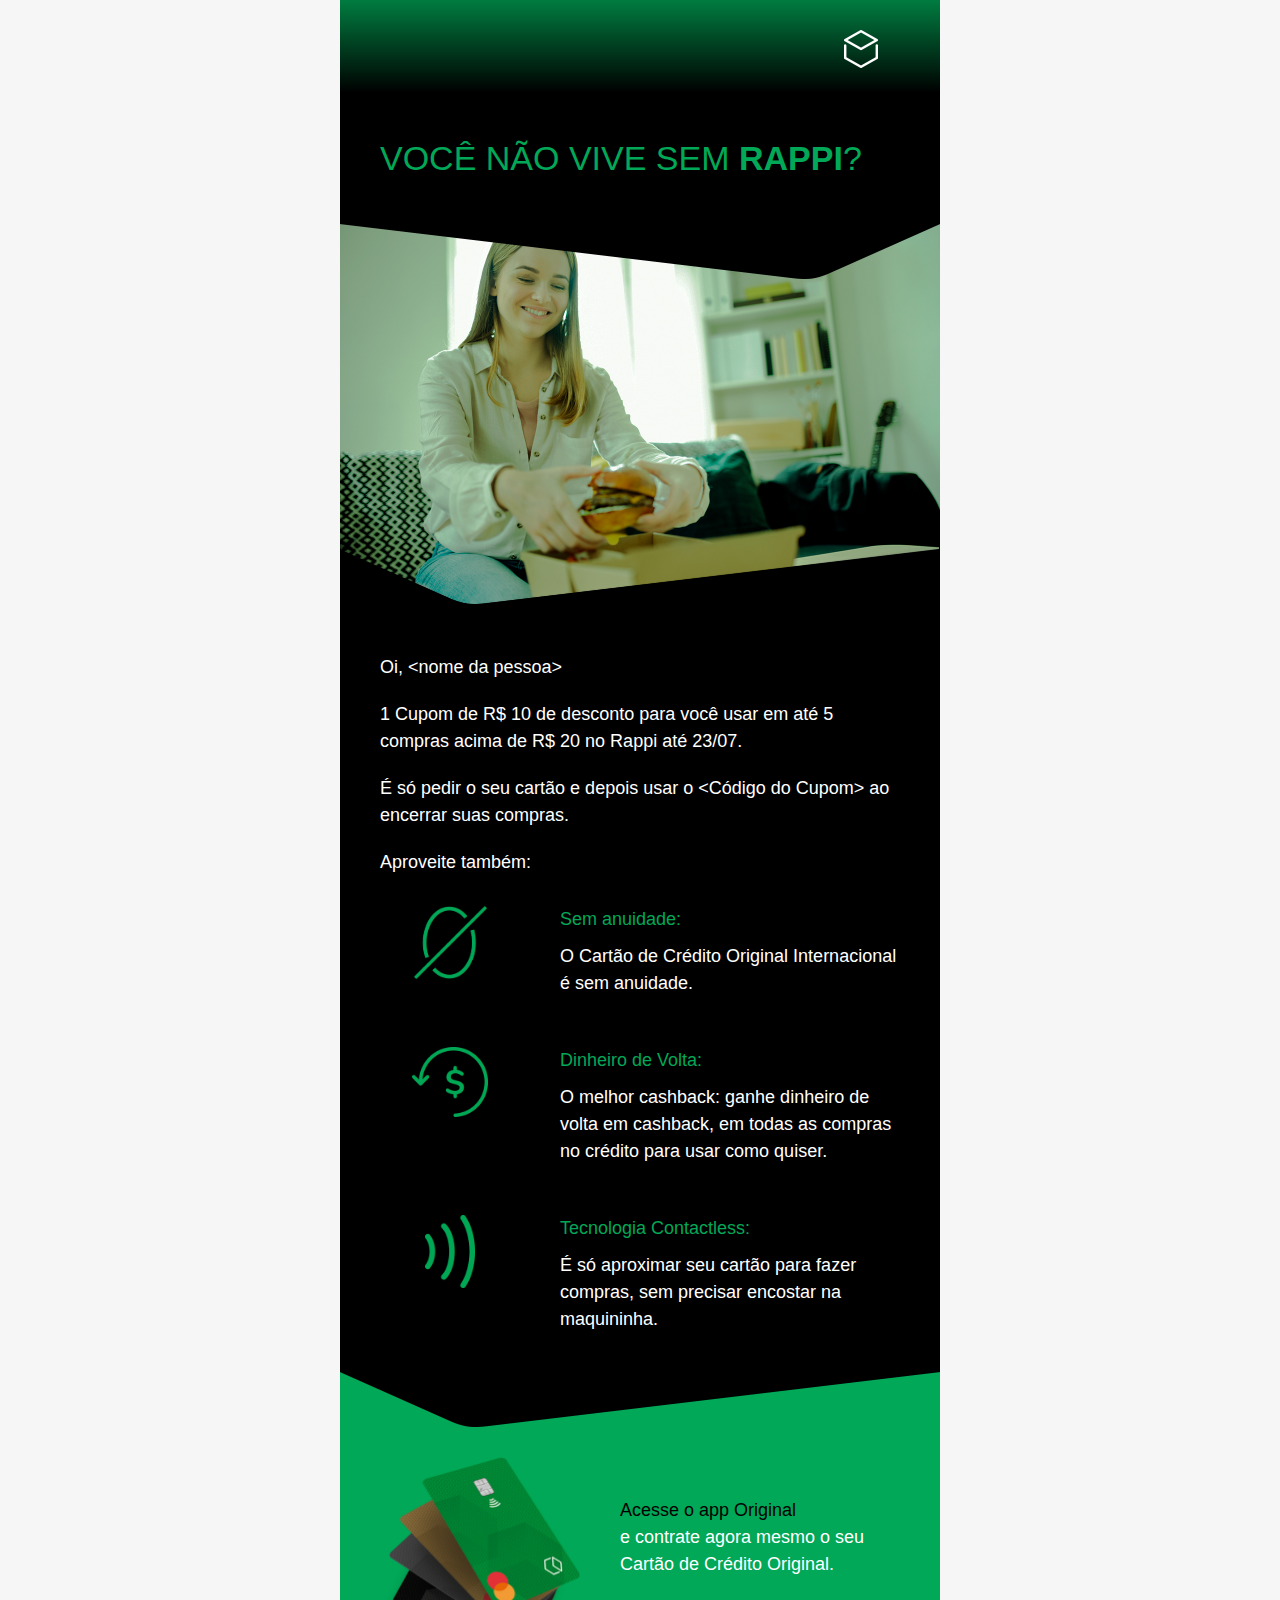
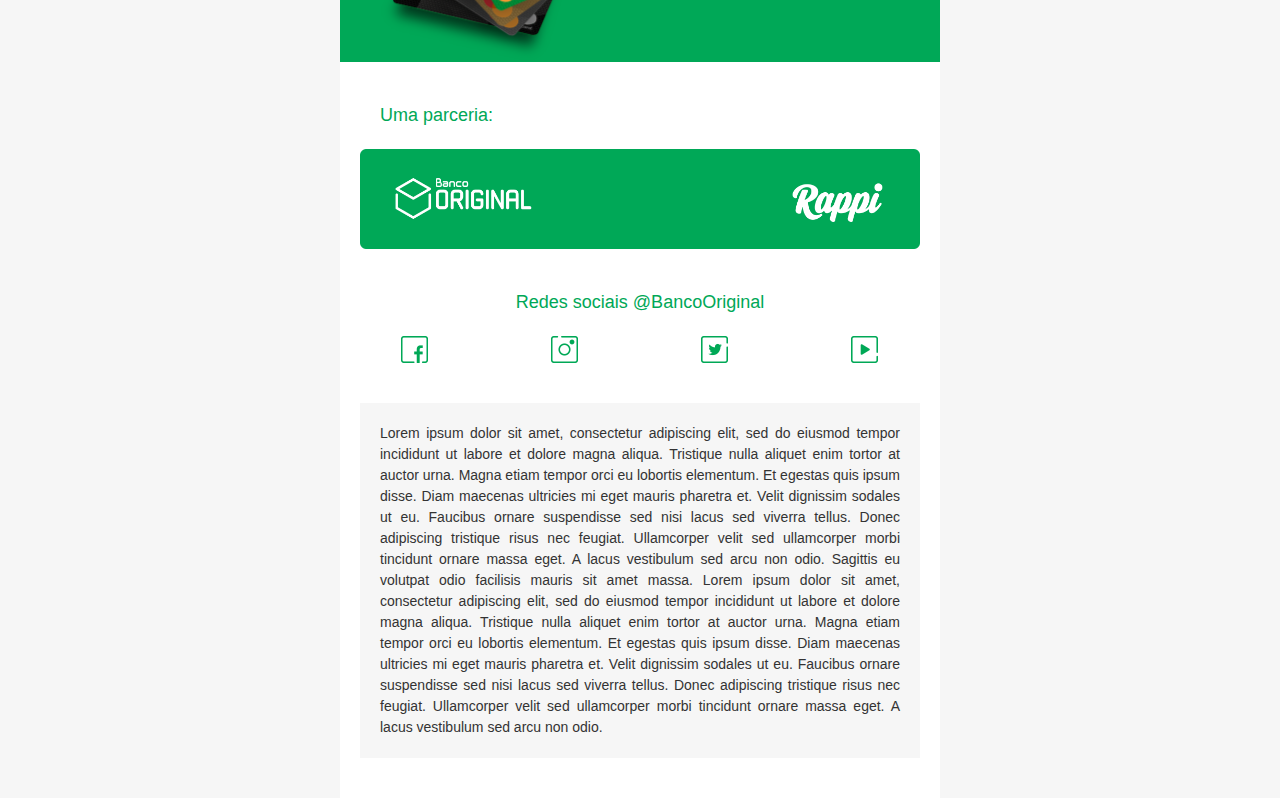
<file: email-mkt/index.html>
<!DOCTYPE html PUBLIC "-//W3C//DTD XHTML 1.0 Transitional//EN" "http://www.w3.org/TR/xhtml1/DTD/xhtml1-transitional.dtd">
<html xmlns="http://www.w3.org/1999/xhtml" xmlns:o="urn:schemas-microsoft-com:office:office">
 <head> 
  <meta charset="UTF-8"> 
  <meta content="width=device-width, initial-scale=1" name="viewport"> 
  <meta name="x-apple-disable-message-reformatting"> 
  <meta http-equiv="X-UA-Compatible" content="IE=edge"> 
  <meta content="telephone=no" name="format-detection"> 
  <title>email-mkt</title> 
  <!--[if (mso 16)]>
    <style type="text/css">
    a {text-decoration: none;}
    </style>
    <![endif]--> 
  <!--[if gte mso 9]><style>sup { font-size: 100% !important; }</style><![endif]--> 
  <!--[if gte mso 9]>
<xml>
    <o:OfficeDocumentSettings>
    <o:AllowPNG></o:AllowPNG>
    <o:PixelsPerInch>96</o:PixelsPerInch>
    </o:OfficeDocumentSettings>
</xml>
<![endif]--> 
  <style type="text/css">
#outlook a {
	padding:0;
}
.es-button {
	mso-style-priority:100!important;
	text-decoration:none!important;
}
a[x-apple-data-detectors] {
	color:inherit!important;
	text-decoration:none!important;
	font-size:inherit!important;
	font-family:inherit!important;
	font-weight:inherit!important;
	line-height:inherit!important;
}
.es-desk-hidden {
	display:none;
	float:left;
	overflow:hidden;
	width:0;
	max-height:0;
	line-height:0;
	mso-hide:all;
}
[data-ogsb] .es-button {
	border-width:0!important;
	padding:10px 20px 10px 20px!important;
}
@media only screen and (max-width:600px) {p, ul li, ol li, a { line-height:150%!important } h1 { font-size:30px!important; text-align:center; line-height:120% } h2 { font-size:26px!important; text-align:center; line-height:120% } h3 { font-size:20px!important; text-align:center; line-height:120% } .es-header-body h1 a, .es-content-body h1 a, .es-footer-body h1 a { font-size:30px!important } .es-header-body h2 a, .es-content-body h2 a, .es-footer-body h2 a { font-size:26px!important } .es-header-body h3 a, .es-content-body h3 a, .es-footer-body h3 a { font-size:20px!important } .es-menu td a { font-size:16px!important } .es-header-body p, .es-header-body ul li, .es-header-body ol li, .es-header-body a { font-size:16px!important } .es-content-body p, .es-content-body ul li, .es-content-body ol li, .es-content-body a { font-size:16px!important } .es-footer-body p, .es-footer-body ul li, .es-footer-body ol li, .es-footer-body a { font-size:16px!important } .es-infoblock p, .es-infoblock ul li, .es-infoblock ol li, .es-infoblock a { font-size:12px!important } *[class="gmail-fix"] { display:none!important } .es-m-txt-c, .es-m-txt-c h1, .es-m-txt-c h2, .es-m-txt-c h3 { text-align:center!important } .es-m-txt-r, .es-m-txt-r h1, .es-m-txt-r h2, .es-m-txt-r h3 { text-align:right!important } .es-m-txt-l, .es-m-txt-l h1, .es-m-txt-l h2, .es-m-txt-l h3 { text-align:left!important } .es-m-txt-r img, .es-m-txt-c img, .es-m-txt-l img { display:inline!important } .es-button-border { display:block!important } a.es-button, button.es-button { font-size:20px!important; display:block!important; border-left-width:0px!important; border-right-width:0px!important } .es-adaptive table, .es-left, .es-right { width:100%!important } .es-content table, .es-header table, .es-footer table, .es-content, .es-footer, .es-header { width:100%!important; max-width:600px!important } .es-adapt-td { display:block!important; width:100%!important } .adapt-img { width:100%!important; height:auto!important } .es-m-p0 { padding:0!important } .es-m-p0r { padding-right:0!important } .es-m-p0l { padding-left:0!important } .es-m-p0t { padding-top:0!important } .es-m-p0b { padding-bottom:0!important } .es-m-p20b { padding-bottom:20px!important } .es-mobile-hidden, .es-hidden { display:none!important } tr.es-desk-hidden, td.es-desk-hidden, table.es-desk-hidden { width:auto!important; overflow:visible!important; float:none!important; max-height:inherit!important; line-height:inherit!important } tr.es-desk-hidden { display:table-row!important } table.es-desk-hidden { display:table!important } td.es-desk-menu-hidden { display:table-cell!important } .es-menu td { width:1%!important } table.es-table-not-adapt, .esd-block-html table { width:auto!important } table.es-social { display:inline-block!important } table.es-social td { display:inline-block!important } .es-m-p5 { padding:5px!important } .es-m-p5t { padding-top:5px!important } .es-m-p5b { padding-bottom:5px!important } .es-m-p5r { padding-right:5px!important } .es-m-p5l { padding-left:5px!important } .es-m-p10 { padding:10px!important } .es-m-p10t { padding-top:10px!important } .es-m-p10b { padding-bottom:10px!important } .es-m-p10r { padding-right:10px!important } .es-m-p10l { padding-left:10px!important } .es-m-p15 { padding:15px!important } .es-m-p15t { padding-top:15px!important } .es-m-p15b { padding-bottom:15px!important } .es-m-p15r { padding-right:15px!important } .es-m-p15l { padding-left:15px!important } .es-m-p20 { padding:20px!important } .es-m-p20t { padding-top:20px!important } .es-m-p20r { padding-right:20px!important } .es-m-p20l { padding-left:20px!important } .es-m-p25 { padding:25px!important } .es-m-p25t { padding-top:25px!important } .es-m-p25b { padding-bottom:25px!important } .es-m-p25r { padding-right:25px!important } .es-m-p25l { padding-left:25px!important } .es-m-p30 { padding:30px!important } .es-m-p30t { padding-top:30px!important } .es-m-p30b { padding-bottom:30px!important } .es-m-p30r { padding-right:30px!important } .es-m-p30l { padding-left:30px!important } .es-m-p35 { padding:35px!important } .es-m-p35t { padding-top:35px!important } .es-m-p35b { padding-bottom:35px!important } .es-m-p35r { padding-right:35px!important } .es-m-p35l { padding-left:35px!important } .es-m-p40 { padding:40px!important } .es-m-p40t { padding-top:40px!important } .es-m-p40b { padding-bottom:40px!important } .es-m-p40r { padding-right:40px!important } .es-m-p40l { padding-left:40px!important } }
</style> 
 </head> 
 <body style="width:100%;font-family:arial, 'helvetica neue', helvetica, sans-serif;-webkit-text-size-adjust:100%;-ms-text-size-adjust:100%;padding:0;Margin:0"> 
  <div class="es-wrapper-color" style="background-color:#F6F6F6"> 
   <!--[if gte mso 9]>
			<v:background xmlns:v="urn:schemas-microsoft-com:vml" fill="t">
				<v:fill type="tile" color="#f6f6f6"></v:fill>
			</v:background>
		<![endif]--> 
   <table class="es-wrapper" width="100%" cellspacing="0" cellpadding="0" style="mso-table-lspace:0pt;mso-table-rspace:0pt;border-collapse:collapse;border-spacing:0px;padding:0;Margin:0;width:100%;height:100%;background-repeat:repeat;background-position:center top"> 
     <tr> 
      <td valign="top" style="padding:0;Margin:0"> 
       <table class="es-header" cellspacing="0" cellpadding="0" align="center" style="mso-table-lspace:0pt;mso-table-rspace:0pt;border-collapse:collapse;border-spacing:0px;table-layout:fixed !important;width:100%;background-color:transparent;background-repeat:repeat;background-position:center top"> 
         <tr> 
          <td align="center" style="padding:0;Margin:0"> 
           <table class="es-header-body" cellspacing="0" cellpadding="0" bgcolor="#ffffff" align="center" style="mso-table-lspace:0pt;mso-table-rspace:0pt;border-collapse:collapse;border-spacing:0px;background-color:#FFFFFF;width:600px"> 
             <tr> 
              <td align="left" style="padding:0;Margin:0"> 
               <table cellpadding="0" cellspacing="0" width="100%" style="mso-table-lspace:0pt;mso-table-rspace:0pt;border-collapse:collapse;border-spacing:0px"> 
                 <tr> 
                  <td align="center" valign="top" style="padding:0;Margin:0;width:600px"> 
                   <table cellpadding="0" cellspacing="0" width="100%" role="presentation" style="mso-table-lspace:0pt;mso-table-rspace:0pt;border-collapse:collapse;border-spacing:0px"> 
                     <tr> 
                      <td align="center" style="padding:0;Margin:0;font-size:0px"><img class="adapt-img" src="images/48661625663403774.png" alt style="display:block;border:0;outline:none;text-decoration:none;-ms-interpolation-mode:bicubic" width="600"></td> 
                     </tr> 
                   </table></td> 
                 </tr> 
               </table></td> 
             </tr> 
           </table></td> 
         </tr> 
       </table> 
       <table class="es-content" cellspacing="0" cellpadding="0" align="center" style="mso-table-lspace:0pt;mso-table-rspace:0pt;border-collapse:collapse;border-spacing:0px;table-layout:fixed !important;width:100%"> 
         <tr> 
          <td align="center" style="padding:0;Margin:0"> 
           <table class="es-content-body" cellspacing="0" cellpadding="0" bgcolor="#000" align="center" style="mso-table-lspace:0pt;mso-table-rspace:0pt;border-collapse:collapse;border-spacing:0px;background-color:#000000;width:600px"> 
             <tr> 
              <td align="left" style="padding:0;Margin:0"> 
               <table cellpadding="0" cellspacing="0" width="100%" style="mso-table-lspace:0pt;mso-table-rspace:0pt;border-collapse:collapse;border-spacing:0px"> 
                 <tr> 
                  <td align="center" valign="top" style="padding:0;Margin:0;width:600px"> 
                   <table cellpadding="0" cellspacing="0" width="100%" role="presentation" style="mso-table-lspace:0pt;mso-table-rspace:0pt;border-collapse:collapse;border-spacing:0px"> 
                     <tr> 
                      <td align="left" style="padding:40px;Margin:0"><p style="Margin:0;-webkit-text-size-adjust:none;-ms-text-size-adjust:none;mso-line-height-rule:exactly;font-family:arial, 'helvetica neue', helvetica, sans-serif;line-height:51px;color:#00a857;font-size:34px">VOCÊ NÃO VIVE SEM <strong>RAPPI</strong>?</p></td> 
                     </tr> 
                   </table></td> 
                 </tr> 
               </table></td> 
             </tr> 
             <tr> 
              <td align="left" style="padding:0;Margin:0"> 
               <table cellpadding="0" cellspacing="0" width="100%" style="mso-table-lspace:0pt;mso-table-rspace:0pt;border-collapse:collapse;border-spacing:0px"> 
                 <tr> 
                  <td align="center" valign="top" style="padding:0;Margin:0;width:600px"> 
                   <table cellpadding="0" cellspacing="0" width="100%" role="presentation" style="mso-table-lspace:0pt;mso-table-rspace:0pt;border-collapse:collapse;border-spacing:0px"> 
                     <tr> 
                      <td align="center" style="padding:0;Margin:0;padding-bottom:40px;font-size:0px"><img class="adapt-img" src="images/35331625663665973.png" alt style="display:block;border:0;outline:none;text-decoration:none;-ms-interpolation-mode:bicubic" width="600"></td> 
                     </tr> 
                   </table></td> 
                 </tr> 
               </table></td> 
             </tr> 
             <tr> 
              <td align="left" style="padding:0;Margin:0"> 
               <table cellpadding="0" cellspacing="0" width="100%" style="mso-table-lspace:0pt;mso-table-rspace:0pt;border-collapse:collapse;border-spacing:0px"> 
                 <tr> 
                  <td align="center" valign="top" style="padding:0;Margin:0;width:600px"> 
                   <table cellpadding="0" cellspacing="0" width="100%" role="presentation" style="mso-table-lspace:0pt;mso-table-rspace:0pt;border-collapse:collapse;border-spacing:0px"> 
                     <tr> 
                      <td align="left" style="Margin:0;padding-top:10px;padding-bottom:10px;padding-left:40px;padding-right:40px"><p style="Margin:0;-webkit-text-size-adjust:none;-ms-text-size-adjust:none;mso-line-height-rule:exactly;font-family:arial, 'helvetica neue', helvetica, sans-serif;line-height:27px;color:#ffffff;font-size:18px">Oi, &lt;nome&nbsp;da&nbsp;pessoa&gt;</p></td> 
                     </tr> 
                     <tr> 
                      <td align="left" style="Margin:0;padding-top:10px;padding-bottom:10px;padding-left:40px;padding-right:40px"><p style="Margin:0;-webkit-text-size-adjust:none;-ms-text-size-adjust:none;mso-line-height-rule:exactly;font-family:arial, 'helvetica neue', helvetica, sans-serif;line-height:27px;color:#ffffff;font-size:18px">1 Cupom de R$ 10 de desconto para você usar em até 5 compras acima de R$ 20 no Rappi até 23/07.</p></td> 
                     </tr> 
                     <tr> 
                      <td align="left" style="Margin:0;padding-top:10px;padding-bottom:10px;padding-left:40px;padding-right:40px"><p style="Margin:0;-webkit-text-size-adjust:none;-ms-text-size-adjust:none;mso-line-height-rule:exactly;font-family:arial, 'helvetica neue', helvetica, sans-serif;line-height:27px;color:#ffffff;font-size:18px">É só pedir o seu cartão e depois usar o &lt;Código do Cupom&gt; ao encerrar suas compras.</p></td> 
                     </tr> 
                     <tr> 
                      <td align="left" style="Margin:0;padding-top:10px;padding-bottom:10px;padding-left:40px;padding-right:40px"><p style="Margin:0;-webkit-text-size-adjust:none;-ms-text-size-adjust:none;mso-line-height-rule:exactly;font-family:arial, 'helvetica neue', helvetica, sans-serif;line-height:27px;color:#ffffff;font-size:18px">Aproveite também:</p></td> 
                     </tr> 
                   </table></td> 
                 </tr> 
               </table></td> 
             </tr> 
             <tr> 
              <td align="left" style="padding:20px;Margin:0"> 
               <!--[if mso]><table style="width:560px" cellpadding="0" cellspacing="0"><tr><td style="width:180px" valign="top"><![endif]--> 
               <table cellpadding="0" cellspacing="0" class="es-left" align="left" style="mso-table-lspace:0pt;mso-table-rspace:0pt;border-collapse:collapse;border-spacing:0px;float:left"> 
                 <tr> 
                  <td class="es-m-p0r es-m-p20b" valign="top" align="center" style="padding:0;Margin:0;width:180px"> 
                   <table cellpadding="0" cellspacing="0" width="100%" role="presentation" style="mso-table-lspace:0pt;mso-table-rspace:0pt;border-collapse:collapse;border-spacing:0px"> 
                     <tr> 
                      <td align="center" style="padding:0;Margin:0;font-size:0px"><img src="images/7301625664885665.png" alt style="display:block;border:0;outline:none;text-decoration:none;-ms-interpolation-mode:bicubic" height="73"></td> 
                     </tr> 
                   </table></td> 
                 </tr> 
               </table> 
               <!--[if mso]></td><td style="width:20px"></td><td style="width:360px" valign="top"><![endif]--> 
               <table cellpadding="0" cellspacing="0" align="right" style="mso-table-lspace:0pt;mso-table-rspace:0pt;border-collapse:collapse;border-spacing:0px"> 
                 <tr> 
                  <td align="left" style="padding:0;Margin:0;width:360px"> 
                   <table cellpadding="0" cellspacing="0" width="100%" role="presentation" style="mso-table-lspace:0pt;mso-table-rspace:0pt;border-collapse:collapse;border-spacing:0px"> 
                     <tr> 
                      <td align="left" class="es-m-txt-c" style="padding:0;Margin:0;padding-bottom:10px"><p style="Margin:0;-webkit-text-size-adjust:none;-ms-text-size-adjust:none;mso-line-height-rule:exactly;font-family:arial, 'helvetica neue', helvetica, sans-serif;line-height:27px;color:#00a857;font-size:18px">Sem anuidade:&nbsp;</p></td> 
                     </tr> 
                   </table></td> 
                 </tr> 
                 <tr> 
                  <td align="left" style="padding:0;Margin:0;width:360px"> 
                   <table cellpadding="0" cellspacing="0" width="100%" role="presentation" style="mso-table-lspace:0pt;mso-table-rspace:0pt;border-collapse:collapse;border-spacing:0px"> 
                     <tr> 
                      <td align="left" class="es-m-txt-c es-m-p20l" style="padding:0;Margin:0;padding-bottom:10px;padding-right:20px"><p style="Margin:0;-webkit-text-size-adjust:none;-ms-text-size-adjust:none;mso-line-height-rule:exactly;font-family:arial, 'helvetica neue', helvetica, sans-serif;line-height:27px;color:#ffffff;font-size:18px">O Cartão de Crédito Original Internacional é sem anuidade.</p></td> 
                     </tr> 
                   </table></td> 
                 </tr> 
               </table> 
               <!--[if mso]></td></tr></table><![endif]--></td> 
             </tr> 
             <tr> 
              <td align="left" style="padding:20px;Margin:0"> 
               <!--[if mso]><table style="width:560px" cellpadding="0" cellspacing="0"><tr><td style="width:180px" valign="top"><![endif]--> 
               <table cellpadding="0" cellspacing="0" class="es-left" align="left" style="mso-table-lspace:0pt;mso-table-rspace:0pt;border-collapse:collapse;border-spacing:0px;float:left"> 
                 <tr> 
                  <td class="es-m-p0r es-m-p20b" valign="top" align="center" style="padding:0;Margin:0;width:180px"> 
                   <table cellpadding="0" cellspacing="0" width="100%" role="presentation" style="mso-table-lspace:0pt;mso-table-rspace:0pt;border-collapse:collapse;border-spacing:0px"> 
                     <tr> 
                      <td align="center" style="padding:0;Margin:0;font-size:0px"><img src="images/58161625665351262.png" alt style="display:block;border:0;outline:none;text-decoration:none;-ms-interpolation-mode:bicubic" height="70"></td> 
                     </tr> 
                   </table></td> 
                 </tr> 
               </table> 
               <!--[if mso]></td><td style="width:20px"></td><td style="width:360px" valign="top"><![endif]--> 
               <table cellpadding="0" cellspacing="0" align="right" style="mso-table-lspace:0pt;mso-table-rspace:0pt;border-collapse:collapse;border-spacing:0px"> 
                 <tr> 
                  <td align="left" style="padding:0;Margin:0;width:360px"> 
                   <table cellpadding="0" cellspacing="0" width="100%" role="presentation" style="mso-table-lspace:0pt;mso-table-rspace:0pt;border-collapse:collapse;border-spacing:0px"> 
                     <tr> 
                      <td align="left" class="es-m-txt-c" style="padding:0;Margin:0;padding-bottom:10px"><p style="Margin:0;-webkit-text-size-adjust:none;-ms-text-size-adjust:none;mso-line-height-rule:exactly;font-family:arial, 'helvetica neue', helvetica, sans-serif;line-height:27px;color:#00a857;font-size:18px">Dinheiro de Volta:</p></td> 
                     </tr> 
                   </table></td> 
                 </tr> 
                 <tr> 
                  <td align="left" style="padding:0;Margin:0;width:360px"> 
                   <table cellpadding="0" cellspacing="0" width="100%" role="presentation" style="mso-table-lspace:0pt;mso-table-rspace:0pt;border-collapse:collapse;border-spacing:0px"> 
                     <tr> 
                      <td align="left" class="es-m-txt-c es-m-p20l" style="padding:0;Margin:0;padding-bottom:10px;padding-right:20px"><p style="Margin:0;-webkit-text-size-adjust:none;-ms-text-size-adjust:none;mso-line-height-rule:exactly;font-family:arial, 'helvetica neue', helvetica, sans-serif;line-height:27px;color:#ffffff;font-size:18px">O melhor cashback: ganhe dinheiro de volta em cashback, em todas as compras no crédito para usar como quiser.</p></td> 
                     </tr> 
                   </table></td> 
                 </tr> 
               </table> 
               <!--[if mso]></td></tr></table><![endif]--></td> 
             </tr> 
             <tr> 
              <td align="left" style="padding:20px;Margin:0"> 
               <!--[if mso]><table style="width:560px" cellpadding="0" cellspacing="0"><tr><td style="width:180px" valign="top"><![endif]--> 
               <table cellpadding="0" cellspacing="0" class="es-left" align="left" style="mso-table-lspace:0pt;mso-table-rspace:0pt;border-collapse:collapse;border-spacing:0px;float:left"> 
                 <tr> 
                  <td class="es-m-p0r es-m-p20b" valign="top" align="center" style="padding:0;Margin:0;width:180px"> 
                   <table cellpadding="0" cellspacing="0" width="100%" role="presentation" style="mso-table-lspace:0pt;mso-table-rspace:0pt;border-collapse:collapse;border-spacing:0px"> 
                     <tr> 
                      <td align="center" style="padding:0;Margin:0;font-size:0px"><img src="images/14351625665377124.png" alt style="display:block;border:0;outline:none;text-decoration:none;-ms-interpolation-mode:bicubic" height="73"></td> 
                     </tr> 
                   </table></td> 
                 </tr> 
               </table> 
               <!--[if mso]></td><td style="width:20px"></td><td style="width:360px" valign="top"><![endif]--> 
               <table cellpadding="0" cellspacing="0" align="right" style="mso-table-lspace:0pt;mso-table-rspace:0pt;border-collapse:collapse;border-spacing:0px"> 
                 <tr> 
                  <td align="left" style="padding:0;Margin:0;width:360px"> 
                   <table cellpadding="0" cellspacing="0" width="100%" role="presentation" style="mso-table-lspace:0pt;mso-table-rspace:0pt;border-collapse:collapse;border-spacing:0px"> 
                     <tr> 
                      <td align="left" class="es-m-txt-c" style="padding:0;Margin:0;padding-bottom:10px"><p style="Margin:0;-webkit-text-size-adjust:none;-ms-text-size-adjust:none;mso-line-height-rule:exactly;font-family:arial, 'helvetica neue', helvetica, sans-serif;line-height:27px;color:#00a857;font-size:18px">Tecnologia Contactless:</p></td> 
                     </tr> 
                   </table></td> 
                 </tr> 
                 <tr> 
                  <td align="left" style="padding:0;Margin:0;width:360px"> 
                   <table cellpadding="0" cellspacing="0" width="100%" role="presentation" style="mso-table-lspace:0pt;mso-table-rspace:0pt;border-collapse:collapse;border-spacing:0px"> 
                     <tr> 
                      <td align="left" class="es-m-txt-c es-m-p20l" style="padding:0;Margin:0;padding-bottom:10px;padding-right:20px"><p style="Margin:0;-webkit-text-size-adjust:none;-ms-text-size-adjust:none;mso-line-height-rule:exactly;font-family:arial, 'helvetica neue', helvetica, sans-serif;line-height:27px;color:#ffffff;font-size:18px">É só aproximar seu cartão para fazer compras, sem precisar encostar na maquininha.</p></td> 
                     </tr> 
                   </table></td> 
                 </tr> 
               </table> 
               <!--[if mso]></td></tr></table><![endif]--></td> 
             </tr> 
             <tr> 
              <td align="left" bgcolor="#00a857" style="padding:0;Margin:0;padding-bottom:30px;background-color:#00a857"> 
               <table cellpadding="0" cellspacing="0" width="100%" style="mso-table-lspace:0pt;mso-table-rspace:0pt;border-collapse:collapse;border-spacing:0px"> 
                 <tr> 
                  <td align="center" valign="top" style="padding:0;Margin:0;width:600px"> 
                   <table cellpadding="0" cellspacing="0" width="100%" role="presentation" style="mso-table-lspace:0pt;mso-table-rspace:0pt;border-collapse:collapse;border-spacing:0px"> 
                     <tr> 
                      <td align="center" style="padding:0;Margin:0;font-size:0px"><img class="adapt-img" src="images/57911625665712087.png" alt style="display:block;border:0;outline:none;text-decoration:none;-ms-interpolation-mode:bicubic" width="600"></td> 
                     </tr> 
                   </table></td> 
                 </tr> 
               </table></td> 
             </tr> 
             <tr> 
              <td align="left" bgcolor="#00a857" style="padding:0;Margin:0;background-color:#00a857"> 
               <!--[if mso]><table style="width:600px" cellpadding="0" cellspacing="0"><tr><td style="width:280px" valign="top"><![endif]--> 
               <table cellpadding="0" cellspacing="0" class="es-left" align="left" style="mso-table-lspace:0pt;mso-table-rspace:0pt;border-collapse:collapse;border-spacing:0px;float:left"> 
                 <tr> 
                  <td class="es-m-p0r es-m-p20b" valign="top" align="center" style="padding:0;Margin:0;width:280px"> 
                   <table cellpadding="0" cellspacing="0" width="100%" role="presentation" style="mso-table-lspace:0pt;mso-table-rspace:0pt;border-collapse:collapse;border-spacing:0px"> 
                     <tr> 
                      <td align="center" style="padding:0;Margin:0;font-size:0px"><img src="images/33221625666874216.png" alt style="display:block;border:0;outline:none;text-decoration:none;-ms-interpolation-mode:bicubic" width="200"></td> 
                     </tr> 
                   </table></td> 
                 </tr> 
               </table> 
               <!--[if mso]></td><td style="width:0px"></td><td style="width:320px" valign="top"><![endif]--> 
               <table cellpadding="0" cellspacing="0" align="right" style="mso-table-lspace:0pt;mso-table-rspace:0pt;border-collapse:collapse;border-spacing:0px"> 
                 <tr> 
                  <td align="left" style="padding:0;Margin:0;width:320px"> 
                   <table cellpadding="0" cellspacing="0" width="100%" role="presentation" style="mso-table-lspace:0pt;mso-table-rspace:0pt;border-collapse:collapse;border-spacing:0px"> 
                     <tr> 
                      <td align="left" class="es-m-txt-c es-m-p0t es-m-p20b" style="padding:0;Margin:0;padding-top:40px"><p style="Margin:0;-webkit-text-size-adjust:none;-ms-text-size-adjust:none;mso-line-height-rule:exactly;font-family:arial, 'helvetica neue', helvetica, sans-serif;line-height:27px;color:#000000;font-size:18px">Acesse o app Original</p></td> 
                     </tr> 
                     <tr> 
                      <td align="left" class="es-m-txt-c es-m-p40b es-m-p40r es-m-p40l" style="padding:0;Margin:0;padding-right:20px"><p style="Margin:0;-webkit-text-size-adjust:none;-ms-text-size-adjust:none;mso-line-height-rule:exactly;font-family:arial, 'helvetica neue', helvetica, sans-serif;line-height:27px;color:#ffffff;font-size:18px">e contrate agora mesmo o seu Cartão de Crédito Original.</p></td> 
                     </tr> 
                   </table></td> 
                 </tr> 
               </table> 
               <!--[if mso]></td></tr></table><![endif]--></td> 
             </tr> 
             <tr> 
              <td align="left" style="padding:0;Margin:0"> 
               <table cellpadding="0" cellspacing="0" width="100%" style="mso-table-lspace:0pt;mso-table-rspace:0pt;border-collapse:collapse;border-spacing:0px"> 
                 <tr> 
                  <td align="center" valign="top" style="padding:0;Margin:0;width:600px"> 
                   <table cellpadding="0" cellspacing="0" width="100%" role="presentation" style="mso-table-lspace:0pt;mso-table-rspace:0pt;border-collapse:collapse;border-spacing:0px"> 
                     <tr> 
                      <td align="left" bgcolor="#fff" style="Margin:0;padding-bottom:20px;padding-top:40px;padding-left:40px;padding-right:40px"><p style="Margin:0;-webkit-text-size-adjust:none;-ms-text-size-adjust:none;mso-line-height-rule:exactly;font-family:arial, 'helvetica neue', helvetica, sans-serif;line-height:27px;color:#00a857;font-size:18px">Uma parceria:</p></td> 
                     </tr> 
                   </table></td> 
                 </tr> 
               </table></td> 
             </tr> 
             <tr> 
              <td align="left" style="padding:0;Margin:0"> 
               <table cellpadding="0" cellspacing="0" width="100%" style="mso-table-lspace:0pt;mso-table-rspace:0pt;border-collapse:collapse;border-spacing:0px"> 
                 <tr> 
                  <td align="center" valign="top" style="padding:0;Margin:0;width:600px"> 
                   <table cellpadding="0" cellspacing="0" width="100%" bgcolor="#fff" style="mso-table-lspace:0pt;mso-table-rspace:0pt;border-collapse:collapse;border-spacing:0px;background-color:#ffffff" role="presentation"> 
                     <tr> 
                      <td align="center" style="padding:0;Margin:0;font-size:0px"><img class="adapt-img" src="images/49391625668539386.png" alt style="display:block;border:0;outline:none;text-decoration:none;-ms-interpolation-mode:bicubic" width="560"></td> 
                     </tr> 
                   </table></td> 
                 </tr> 
               </table></td> 
             </tr> 
             <tr> 
              <td align="left" bgcolor="#fff" style="padding:0;Margin:0;padding-bottom:20px;padding-top:40px;background-color:#ffffff"> 
               <table cellpadding="0" cellspacing="0" width="100%" style="mso-table-lspace:0pt;mso-table-rspace:0pt;border-collapse:collapse;border-spacing:0px"> 
                 <tr> 
                  <td align="center" valign="top" style="padding:0;Margin:0;width:600px"> 
                   <table cellpadding="0" cellspacing="0" width="100%" role="presentation" style="mso-table-lspace:0pt;mso-table-rspace:0pt;border-collapse:collapse;border-spacing:0px"> 
                     <tr> 
                      <td align="center" style="padding:0;Margin:0"><p style="Margin:0;-webkit-text-size-adjust:none;-ms-text-size-adjust:none;mso-line-height-rule:exactly;font-family:arial, 'helvetica neue', helvetica, sans-serif;line-height:27px;color:#00a857;font-size:18px">Redes&nbsp;sociais&nbsp;@BancoOriginal</p></td> 
                     </tr> 
                   </table></td> 
                 </tr> 
               </table></td> 
             </tr> 
             <tr> 
              <td class="esdev-adapt-off" align="left" bgcolor="#fff" style="padding:0;Margin:0;padding-bottom:40px;background-color:#ffffff"> 
               <table cellpadding="0" cellspacing="0" class="esdev-mso-table" style="mso-table-lspace:0pt;mso-table-rspace:0pt;border-collapse:collapse;border-spacing:0px;width:600px"> 
                 <tr> 
                  <td class="esdev-mso-td" valign="top" style="padding:0;Margin:0"> 
                   <table cellpadding="0" cellspacing="0" class="es-left" align="left" style="mso-table-lspace:0pt;mso-table-rspace:0pt;border-collapse:collapse;border-spacing:0px;float:left"> 
                     <tr> 
                      <td class="es-m-p0r" align="center" style="padding:0;Margin:0;width:149px"> 
                       <table cellpadding="0" cellspacing="0" width="100%" role="presentation" style="mso-table-lspace:0pt;mso-table-rspace:0pt;border-collapse:collapse;border-spacing:0px"> 
                         <tr> 
                          <td align="center" style="padding:0;Margin:0;font-size:0px"><img src="images/70531625668817637.png" alt style="display:block;border:0;outline:none;text-decoration:none;-ms-interpolation-mode:bicubic" width="27"></td> 
                         </tr> 
                       </table></td> 
                     </tr> 
                   </table></td> 
                  <td class="esdev-mso-td" valign="top" style="padding:0;Margin:0"> 
                   <table cellpadding="0" cellspacing="0" class="es-left" align="left" style="mso-table-lspace:0pt;mso-table-rspace:0pt;border-collapse:collapse;border-spacing:0px;float:left"> 
                     <tr> 
                      <td align="center" style="padding:0;Margin:0;width:151px"> 
                       <table cellpadding="0" cellspacing="0" width="100%" role="presentation" style="mso-table-lspace:0pt;mso-table-rspace:0pt;border-collapse:collapse;border-spacing:0px"> 
                         <tr> 
                          <td align="center" style="padding:0;Margin:0;font-size:0px"><img src="images/11051625668817614.png" alt style="display:block;border:0;outline:none;text-decoration:none;-ms-interpolation-mode:bicubic" width="27"></td> 
                         </tr> 
                       </table></td> 
                     </tr> 
                   </table></td> 
                  <td class="esdev-mso-td" valign="top" style="padding:0;Margin:0"> 
                   <table cellpadding="0" cellspacing="0" class="es-left" align="left" style="mso-table-lspace:0pt;mso-table-rspace:0pt;border-collapse:collapse;border-spacing:0px;float:left"> 
                     <tr> 
                      <td align="center" style="padding:0;Margin:0;width:149px"> 
                       <table cellpadding="0" cellspacing="0" width="100%" role="presentation" style="mso-table-lspace:0pt;mso-table-rspace:0pt;border-collapse:collapse;border-spacing:0px"> 
                         <tr> 
                          <td align="center" style="padding:0;Margin:0;font-size:0px"><img src="images/86661625668817640.png" alt style="display:block;border:0;outline:none;text-decoration:none;-ms-interpolation-mode:bicubic" width="27"></td> 
                         </tr> 
                       </table></td> 
                     </tr> 
                   </table></td> 
                  <td class="esdev-mso-td" valign="top" style="padding:0;Margin:0"> 
                   <table cellpadding="0" cellspacing="0" class="es-right" align="right" style="mso-table-lspace:0pt;mso-table-rspace:0pt;border-collapse:collapse;border-spacing:0px;float:right"> 
                     <tr> 
                      <td align="center" style="padding:0;Margin:0;width:151px"> 
                       <table cellpadding="0" cellspacing="0" width="100%" role="presentation" style="mso-table-lspace:0pt;mso-table-rspace:0pt;border-collapse:collapse;border-spacing:0px"> 
                         <tr> 
                          <td align="center" style="padding:0;Margin:0;font-size:0px"><img src="images/1311625668817641.png" alt style="display:block;border:0;outline:none;text-decoration:none;-ms-interpolation-mode:bicubic" width="27"></td> 
                         </tr> 
                       </table></td> 
                     </tr> 
                   </table></td> 
                 </tr> 
               </table></td> 
             </tr> 
           </table></td> 
         </tr> 
       </table> 
       <table class="es-footer" cellspacing="0" cellpadding="0" align="center" style="mso-table-lspace:0pt;mso-table-rspace:0pt;border-collapse:collapse;border-spacing:0px;table-layout:fixed !important;width:100%;background-color:transparent;background-repeat:repeat;background-position:center top"> 
         <tr> 
          <td align="center" style="padding:0;Margin:0"> 
           <table class="es-footer-body" cellspacing="0" cellpadding="0" bgcolor="#f6f6f6" align="center" style="mso-table-lspace:0pt;mso-table-rspace:0pt;border-collapse:collapse;border-spacing:0px;background-color:#f6f6f6;width:600px"> 
             <tr> 
              <td align="left" bgcolor="#fff" style="padding:0;Margin:0;padding-left:20px;padding-right:20px;padding-bottom:40px;background-color:#ffffff"> 
               <table cellpadding="0" cellspacing="0" width="100%" style="mso-table-lspace:0pt;mso-table-rspace:0pt;border-collapse:collapse;border-spacing:0px"> 
                 <tr> 
                  <td align="center" valign="top" style="padding:0;Margin:0;width:560px"> 
                   <table cellpadding="0" cellspacing="0" width="100%" role="presentation" style="mso-table-lspace:0pt;mso-table-rspace:0pt;border-collapse:collapse;border-spacing:0px"> 
                     <tr> 
                      <td align="justify" bgcolor="#f6f6f6" style="padding:20px;Margin:0"><p style="Margin:0;-webkit-text-size-adjust:none;-ms-text-size-adjust:none;mso-line-height-rule:exactly;font-family:arial, 'helvetica neue', helvetica, sans-serif;line-height:21px;color:#333333;font-size:14px">Lorem ipsum dolor sit amet, consectetur adipiscing elit, sed do eiusmod tempor incididunt ut labore et dolore magna aliqua. Tristique nulla aliquet enim tortor at auctor urna. Magna etiam tempor orci eu lobortis elementum. Et egestas quis ipsum disse. Diam maecenas ultricies mi eget mauris pharetra et. Velit dignissim sodales ut eu. Faucibus ornare suspendisse sed nisi lacus sed viverra tellus. Donec adipiscing tristique risus nec feugiat. Ullamcorper velit sed ullamcorper morbi tincidunt ornare massa eget. A lacus vestibulum sed arcu non odio. Sagittis eu volutpat odio facilisis mauris sit amet massa.&nbsp;Lorem ipsum dolor sit amet, consectetur adipiscing elit, sed do eiusmod tempor incididunt ut labore et dolore magna aliqua. Tristique nulla aliquet enim tortor at auctor urna. Magna etiam tempor orci eu lobortis elementum. Et egestas quis ipsum disse. Diam maecenas ultricies mi eget mauris pharetra et. Velit dignissim sodales ut eu. Faucibus ornare suspendisse sed nisi lacus sed viverra tellus. Donec adipiscing tristique risus nec feugiat. Ullamcorper velit sed ullamcorper morbi tincidunt ornare massa eget. A lacus vestibulum sed arcu non odio.</p></td> 
                     </tr> 
                   </table></td> 
                 </tr> 
               </table></td> 
             </tr> 
           </table></td> 
         </tr> 
       </table></td> 
     </tr> 
   </table> 
  </div>  
 </body>
</html>
</file>
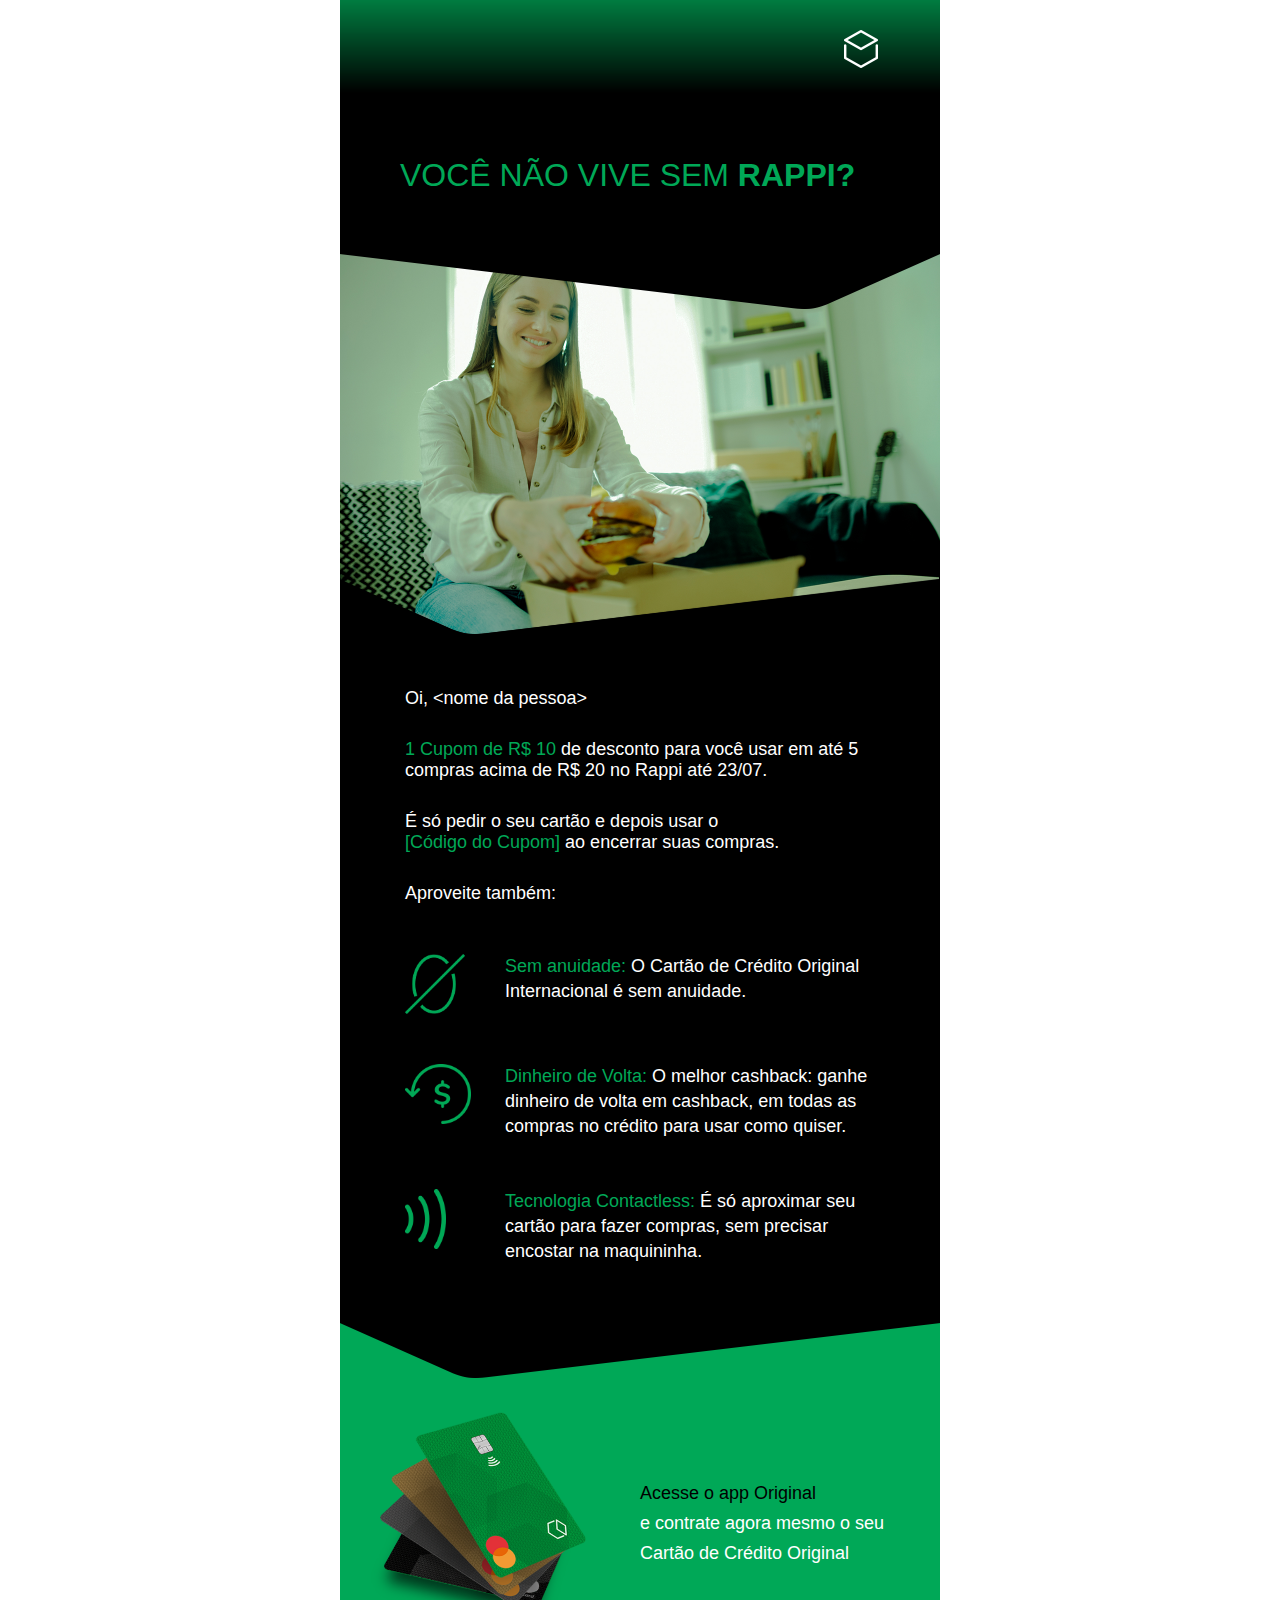
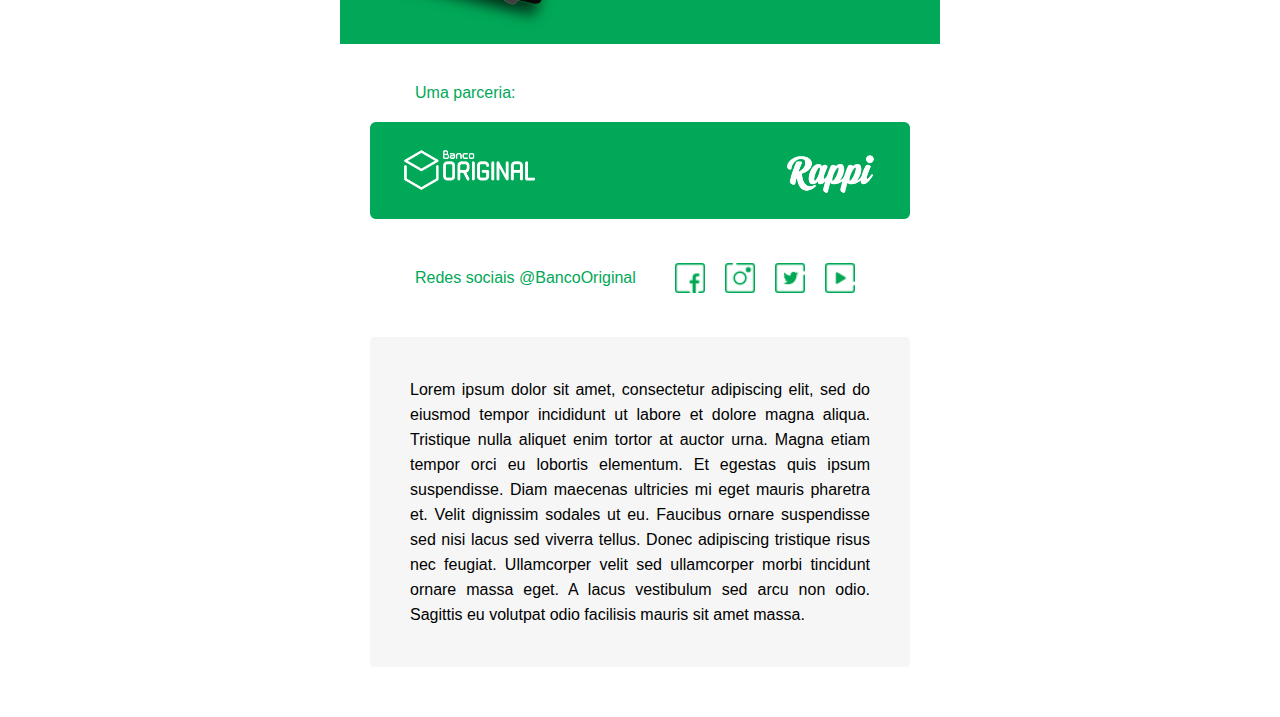
<file: 001.html>
<!DOCTYPE html>
<html lang="pt-br">

<head>
  <meta charset="UTF-8">
  <meta http-equiv="X-UA-Compatible" content="IE=edge">
  <meta name="viewport" content="width=device-width, initial-scale=1.0">
  <title>Email Marketing</title>
  <link rel="stylesheet" href="style-001.css">
</head>

<body>
  <div class="container">
    <div class="header-img">
      <img src="assets/img/01/01.png" alt="">
    </div>
    <div class="header-title">
      <p>
        VOCÊ NÃO VIVE SEM
        <strong>RAPPI?</strong>
      </p>
    </div>
    <div class="poster">
      <img src="assets/img/01/02.png" alt="">
    </div>
    <div class="text-001">
      <p>Oi, &lt;nome da pessoa&gt;</p>
      <p>
        <span>1 Cupom de R$ 10</span> de desconto para você usar em até
        5 compras acima de R$ 20 no Rappi até 23/07.
      </p>
      <p>
        É só pedir o seu cartão e depois usar o <br>
        <span>&#91;Código do Cupom&#93;</span>
        ao encerrar suas compras.
      </p>
      <p>
        Aproveite também:
      </p>
    </div>
    <div class="benefits">
      <div class="benefits-img">
        <img src="assets/img/01/13.png" alt="">        
      </div>
      <div class="benefits-text">
        <p>
          <span>Sem anuidade:</span>
          O Cartão de Crédito Original
          Internacional é sem anuidade.
        </p>
      </div>
    </div>
    <div class="benefits">
      <div class="benefits-img">
        <img src="assets/img/01/12.png" alt="">        
      </div>
      <div class="benefits-text">
        <p>
          <span>Dinheiro de Volta:</span>
          O melhor cashback: ganhe dinheiro de volta
          em cashback, em todas as compras no crédito
          para usar como quiser.
        </p>
      </div>
    </div>
    <div class="benefits">
      <div class="benefits-img">
        <img src="assets/img/01/15.png" alt="">        
      </div>
      <div class="benefits-text">
        <p>
          <span>Tecnologia Contactless:</span>
          É só aproximar seu cartão para fazer compras,
          sem precisar encostar na maquininha.
        </p>
      </div>
    </div>
    <div class="cards">
      <img src="assets/img/01/9.png" alt="">
      <div>
        <img src="assets/img/01/10.png" alt="">
        <p>
          <span>
            Acesse o app Original
          </span>
          <br>
          e contrate agora mesmo o seu Cartão
          de Crédito Original
        </p>
      </div>
    </div>
      <footer>
        <p>Uma parceria:</p>
        <img src="assets/img/01/2.png" alt="">
        <div class="social">
          <p>Redes sociais @BancoOriginal</p>
          <div>
            <img src="assets/img/01/4.png" alt="">
            <img src="assets/img/01/5.png" alt="">
            <img src="assets/img/01/6.png" alt="">
            <img src="assets/img/01/7.png" alt="">            
          </div>
        </div>
        <div class="footer-text">
          Lorem ipsum dolor sit amet, consectetur adipiscing elit, 
          sed do eiusmod tempor incididunt ut labore et dolore magna aliqua. 
          Tristique nulla aliquet enim tortor at auctor urna. Magna etiam tempor
          orci eu lobortis elementum. Et egestas quis ipsum suspendisse. 
          Diam maecenas ultricies mi eget mauris pharetra et. Velit dignissim 
          sodales ut eu. Faucibus ornare suspendisse sed nisi lacus sed viverra 
          tellus. Donec adipiscing tristique risus nec feugiat. Ullamcorper 
          velit sed ullamcorper morbi tincidunt ornare massa eget. 
          A lacus vestibulum sed arcu non odio. Sagittis eu volutpat odio 
          facilisis mauris sit amet massa.
        </div>
      </footer>
  </div>
</body>

</html>
</file>
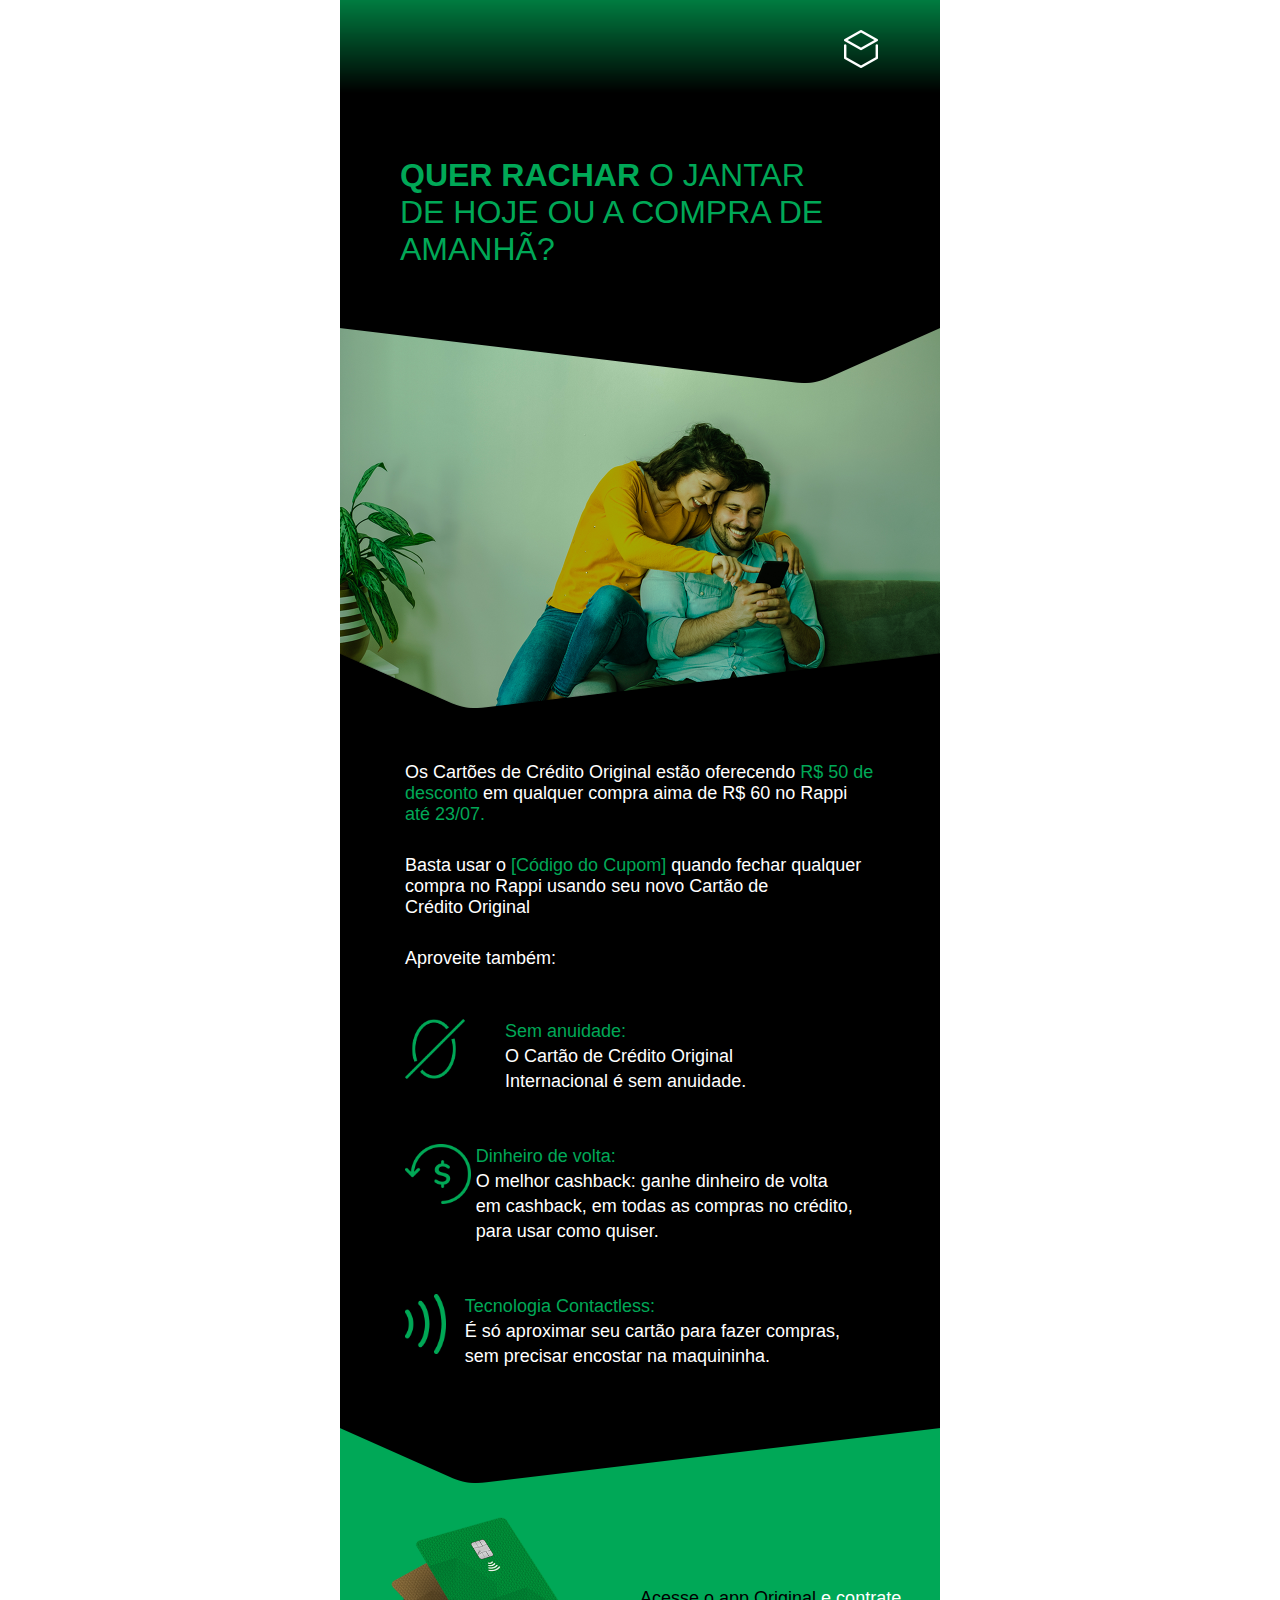
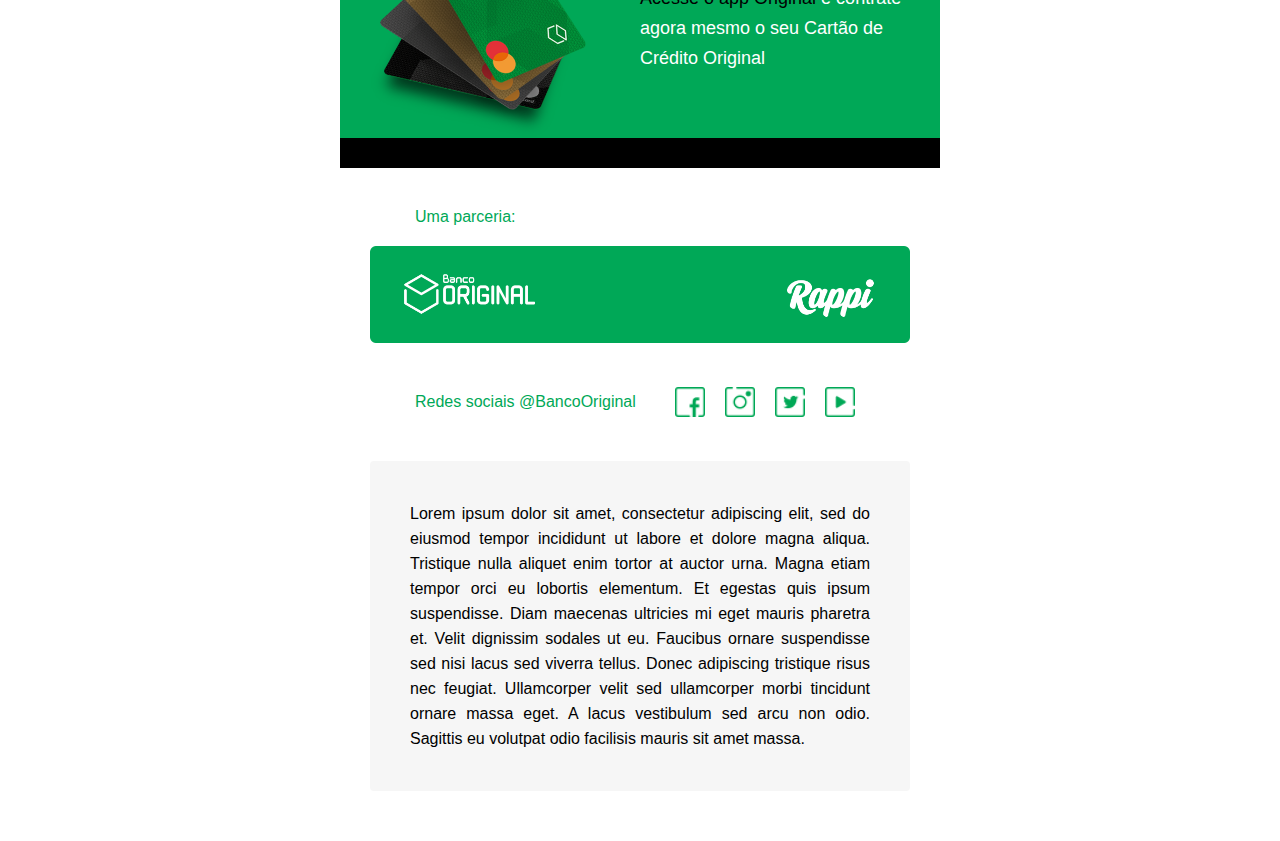
<file: 002.html>
<!DOCTYPE html>
<html lang="pt-br">

<head>
  <meta charset="UTF-8">
  <meta http-equiv="X-UA-Compatible" content="IE=edge">
  <meta name="viewport" content="width=device-width, initial-scale=1.0">
  <title>Email Marketing</title>
  <link rel="stylesheet" href="style-002.css">
</head>

<body>
  <div class="container">
    <div class="header-img">
      <img src="assets/img/02/01.png" alt="">
    </div>
    <div class="header-title">
      <p>
        <strong>QUER RACHAR</strong> O JANTAR <br>
        DE HOJE OU A COMPRA DE
        AMANHÃ?
      </p>
    </div>
    <div class="poster">
      <img src="assets/img/02/02.png" alt="">
    </div>
    <div class="text-001">
      <p>Os Cartões de Crédito Original estão oferecendo
        <span>R$ 50 de desconto</span> em qualquer compra aima de R$ 60 no Rappi
        <span>até 23/07.</span>
      </p>
      <p>
        Basta usar o 
        <span>&#91;Código do Cupom&#93;</span> quando fechar qualquer <br>
        compra no Rappi usando seu novo Cartão de <br>
        Crédito Original
      </p>
      <p>
        Aproveite também:
      </p>
    </div>
    <div class="benefits">
      <div class="benefits-img">
        <img src="assets/img/02/13.png" alt="">        
      </div>
      <div>
        <span>Sem anuidade:</span>
        <p>
          O Cartão de Crédito Original <br>
          Internacional é sem anuidade.
        </p>
      </div>
    </div>
    <div class="benefits">
      <div class="benefits-img">
        <img src="assets/img/02/12.png" alt="">        
      </div>
      <div>
        <span>Dinheiro de volta:</span>
        <p>
          O melhor cashback: ganhe dinheiro de volta <br>
          em cashback, em todas as compras no crédito,
          para usar como quiser.
        </p>
      </div>
    </div>
    <div class="benefits">
      <div class="benefits-img">
        <img src="assets/img/02/15.png" alt="">        
      </div>
      <div>
        <span>Tecnologia Contactless:</span>
        <p>
          É só aproximar seu cartão para fazer compras,
          sem precisar encostar na maquininha.
        </p>
      </div>
    </div>
    <div class="cards">
      <img src="assets/img/02/9.png" alt="">
      <div>
        <img src="assets/img/02/10.png" alt="">
        <p>
          <span>
            Acesse o app Original
          </span>
          e contrate agora mesmo o seu Cartão
          de Crédito Original
        </p>
      </div>
    </div>
      <footer>
        <p>Uma parceria:</p>
        <img src="assets/img/02/2.png" alt="">
        <div class="social">
          <p>Redes sociais @BancoOriginal</p>
          <div>
            <img src="assets/img/02/4.png" alt="">
            <img src="assets/img/02/5.png" alt="">
            <img src="assets/img/02/6.png" alt="">
            <img src="assets/img/02/7.png" alt="">            
          </div>
        </div>
        <span>
          Lorem ipsum dolor sit amet, consectetur adipiscing elit, 
          sed do eiusmod tempor incididunt ut labore et dolore magna aliqua. 
          Tristique nulla aliquet enim tortor at auctor urna. Magna etiam tempor
          orci eu lobortis elementum. Et egestas quis ipsum suspendisse. 
          Diam maecenas ultricies mi eget mauris pharetra et. Velit dignissim 
          sodales ut eu. Faucibus ornare suspendisse sed nisi lacus sed viverra 
          tellus. Donec adipiscing tristique risus nec feugiat. Ullamcorper 
          velit sed ullamcorper morbi tincidunt ornare massa eget. 
          A lacus vestibulum sed arcu non odio. Sagittis eu volutpat odio 
          facilisis mauris sit amet massa.
        </span>
      </footer>
  </div>
</body>

</html>
</file>
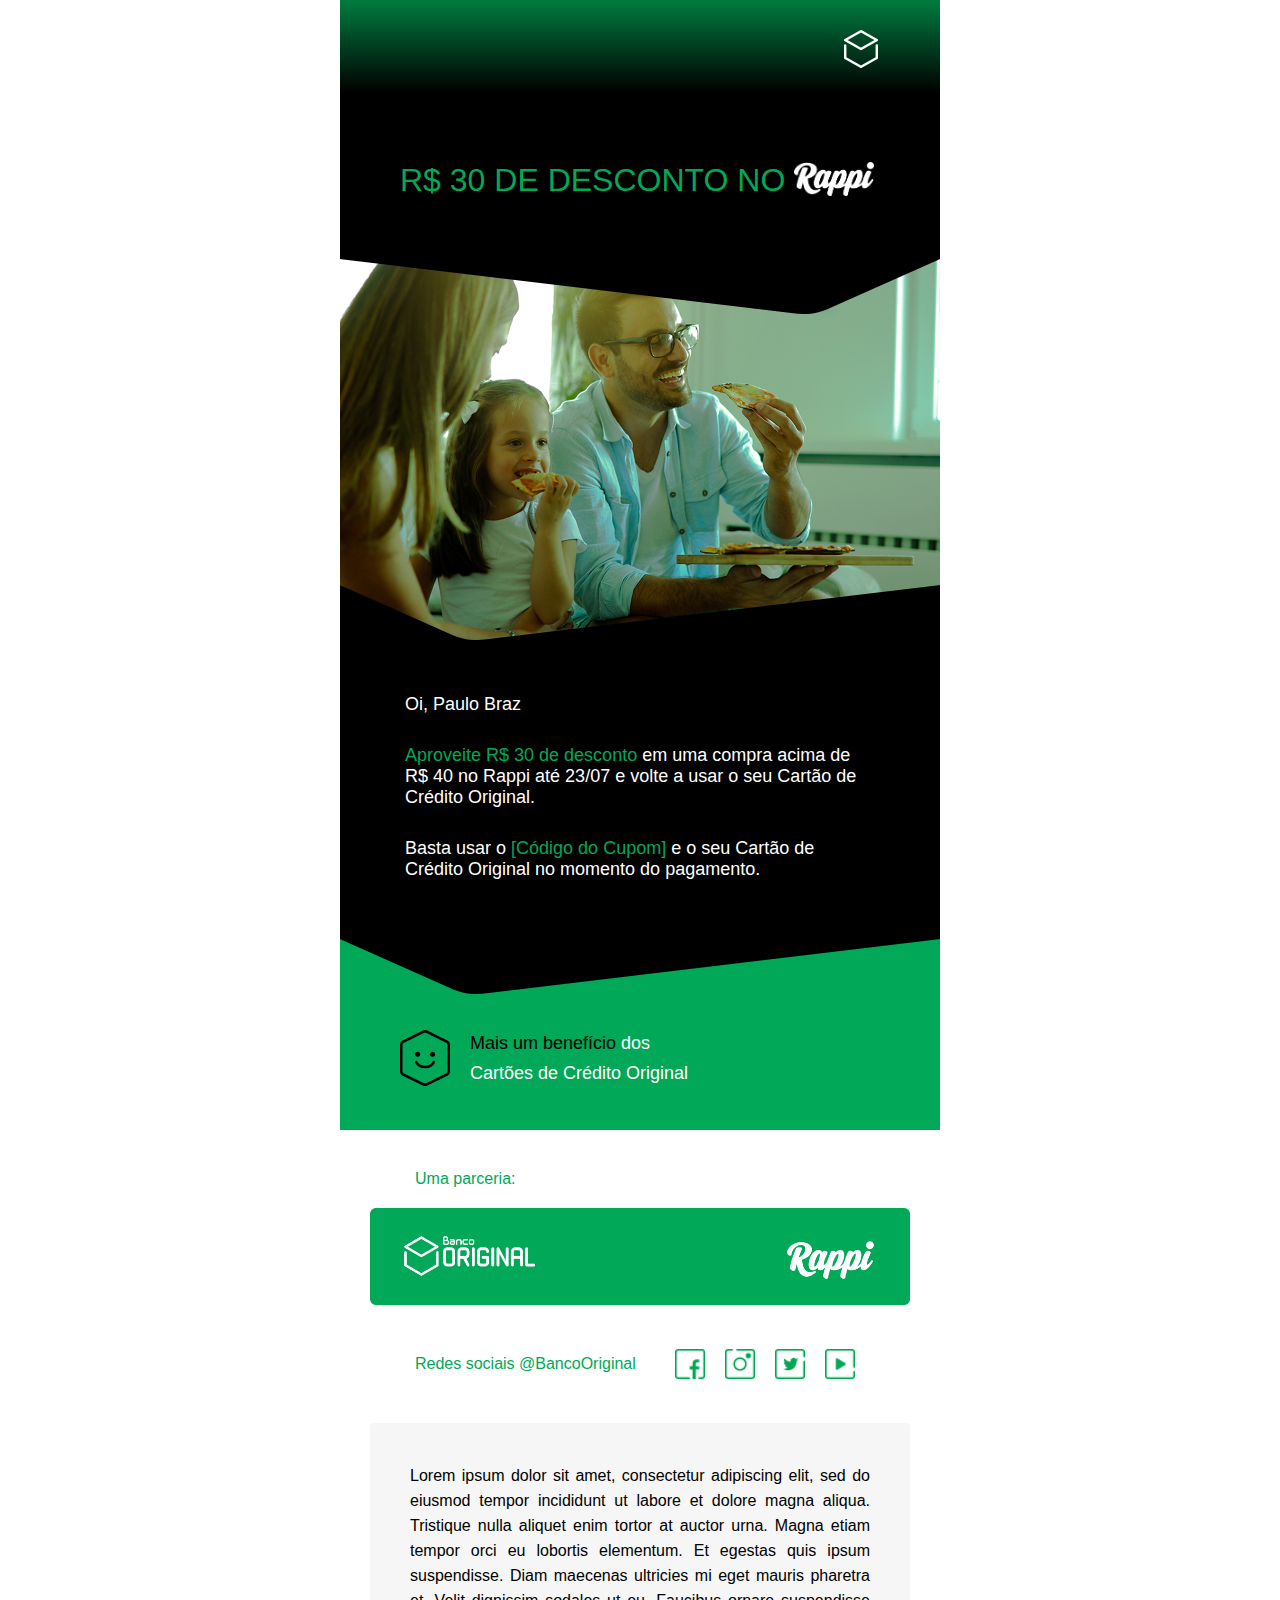
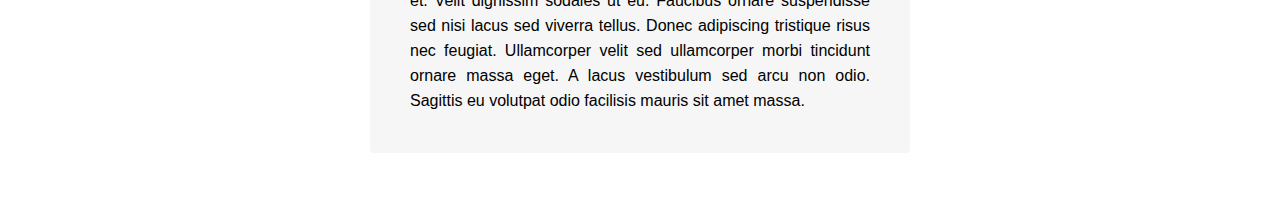
<file: 003.html>
<!DOCTYPE html>
<html lang="pt-br">

<head>
  <meta charset="UTF-8">
  <meta http-equiv="X-UA-Compatible" content="IE=edge">
  <meta name="viewport" content="width=device-width, initial-scale=1.0">
  <title>Email Marketing</title>
  <link rel="stylesheet" href="style-003.css">
</head>

<body>
  <div class="container">
    <div class="header-img">
      <img src="assets/img/03/01.png" alt="">
    </div>
    <div class="header-title">
      <p>
        R$ 30 DE DESCONTO NO
        <img class="rappi-img" src="assets/img/03/rappi.png" alt="">
      </p>
    </div>
    <div class="poster">
      <img src="assets/img/03/02.png" alt="">
    </div>
    <div class="text-001">
      <p>Oi, Paulo Braz</p>
      <p>
        <span>Aproveite R$ 30 de desconto</span> em uma compra acima
        de R$ 40 no Rappi até 23/07 e volte a usar o seu Cartão
        de Crédito Original.
      </p>
      <p>
        Basta usar o 
        <span>&#91;Código do Cupom&#93;</span> e o seu Cartão de <br>
        Crédito Original no momento do pagamento.<br>
      </p>
    </div>
    <div class="smile">
      <img src="assets/img/03/9.png" alt="">
      <div>
        <img src="assets/img/03/3.png" alt="">
        <p>
          <span>
            Mais um benefício
          </span>
          dos <br>
          Cartões de Crédito Original
        </p>
      </div>
    </div>
      <footer>
        <p>Uma parceria:</p>
        <img src="assets/img/03/2.png" alt="">
        <div class="social">
          <p>Redes sociais @BancoOriginal</p>
          <div>
            <img src="assets/img/03/4.png" alt="">
            <img src="assets/img/03/5.png" alt="">
            <img src="assets/img/03/6.png" alt="">
            <img src="assets/img/03/7.png" alt="">            
          </div>
        </div>
        <span>
          Lorem ipsum dolor sit amet, consectetur adipiscing elit, 
          sed do eiusmod tempor incididunt ut labore et dolore magna aliqua. 
          Tristique nulla aliquet enim tortor at auctor urna. Magna etiam tempor
          orci eu lobortis elementum. Et egestas quis ipsum suspendisse. 
          Diam maecenas ultricies mi eget mauris pharetra et. Velit dignissim 
          sodales ut eu. Faucibus ornare suspendisse sed nisi lacus sed viverra 
          tellus. Donec adipiscing tristique risus nec feugiat. Ullamcorper 
          velit sed ullamcorper morbi tincidunt ornare massa eget. 
          A lacus vestibulum sed arcu non odio. Sagittis eu volutpat odio 
          facilisis mauris sit amet massa.
        </span>
      </footer>
  </div>
</body>

</html>
</file>
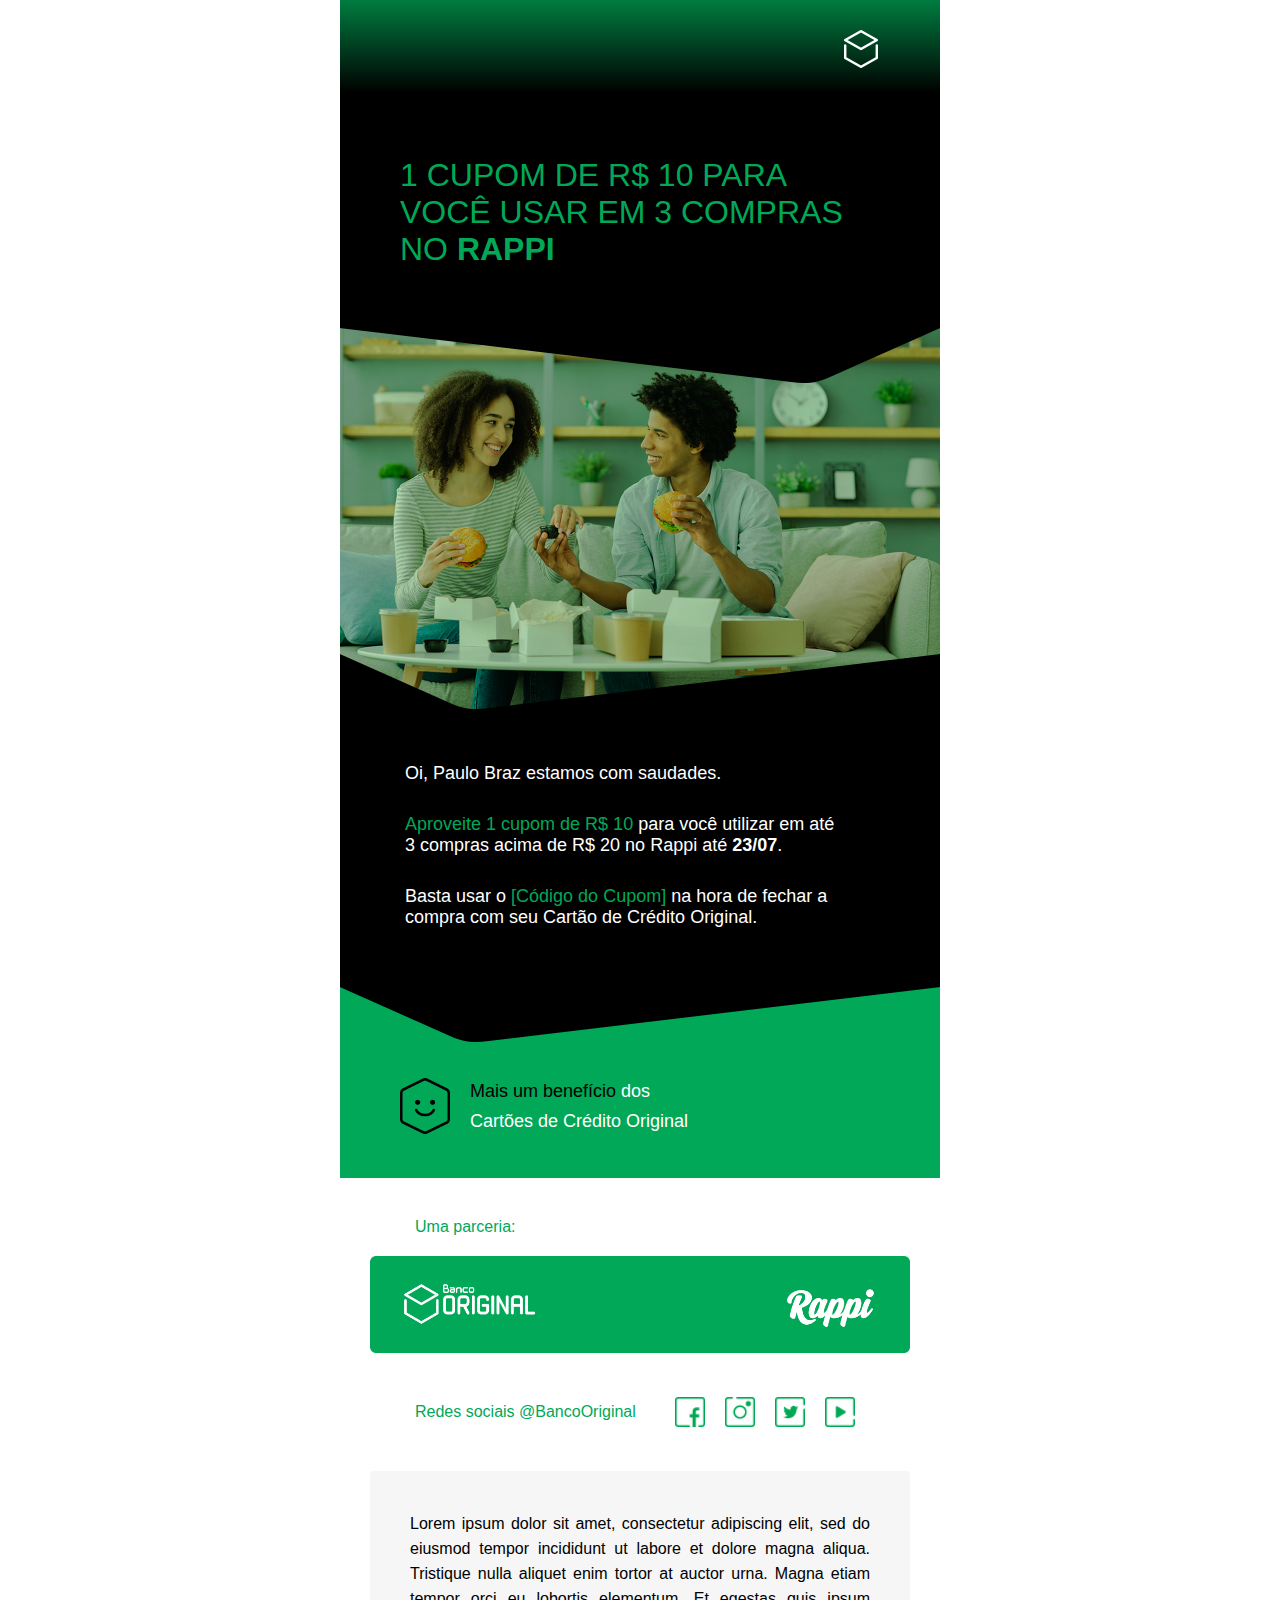
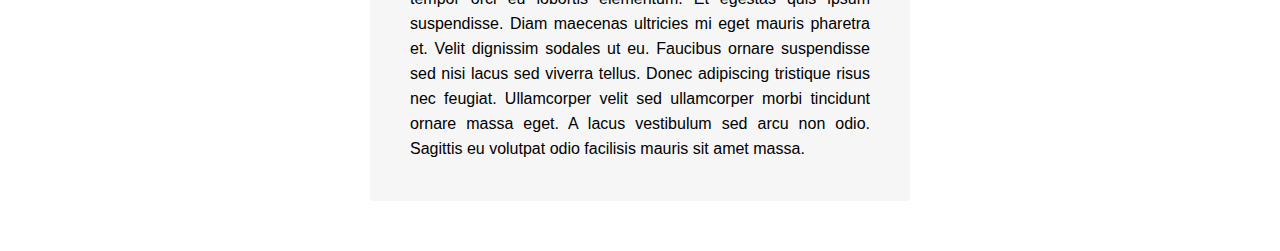
<file: 004.html>
<!DOCTYPE html>
<html lang="pt-br">

<head>
  <meta charset="UTF-8">
  <meta http-equiv="X-UA-Compatible" content="IE=edge">
  <meta name="viewport" content="width=device-width, initial-scale=1.0">
  <title>Email Marketing</title>
  <link rel="stylesheet" href="style-004.css">
</head>

<body>
  <div class="container">
    <div class="header-img">
      <img src="assets/img/04/01.png" alt="">
    </div>
    <div class="header-title">
      <p>
        1 CUPOM DE R$ 10 PARA
        VOCÊ USAR EM 3 COMPRAS
        NO <strong>RAPPI</strong>
      </p>
    </div>
    <div class="poster">
      <img src="assets/img/04/02.png" alt="">
    </div>
    <div class="text-001">
      <p>Oi, Paulo Braz estamos com saudades.</p>
      <p>
        <span>Aproveite 1 cupom de R$ 10</span> para você utilizar em até <br>
        3 compras acima de R$ 20 no Rappi até <strong>23/07</strong>.
      </p>
      <p>
        Basta usar o 
        <span>&#91;Código do Cupom&#93;</span> na hora de fechar a <br>
        compra com seu Cartão de Crédito Original.<br>
      </p>
    </div>
    <div class="smile">
      <img src="assets/img/04/9.png" alt="">
      <div>
        <img src="assets/img/04/3.png" alt="">
        <p>
          <span>
            Mais um benefício
          </span>
          dos <br>
          Cartões de Crédito Original
        </p>
      </div>
    </div>
      <footer>
        <p>Uma parceria:</p>
        <img src="assets/img/04/2.png" alt="">
        <div class="social">
          <p>Redes sociais @BancoOriginal</p>
          <div>
            <img src="assets/img/04/4.png" alt="">
            <img src="assets/img/04/5.png" alt="">
            <img src="assets/img/04/6.png" alt="">
            <img src="assets/img/04/7.png" alt="">            
          </div>
        </div>
        <span>
          Lorem ipsum dolor sit amet, consectetur adipiscing elit, 
          sed do eiusmod tempor incididunt ut labore et dolore magna aliqua. 
          Tristique nulla aliquet enim tortor at auctor urna. Magna etiam tempor
          orci eu lobortis elementum. Et egestas quis ipsum suspendisse. 
          Diam maecenas ultricies mi eget mauris pharetra et. Velit dignissim 
          sodales ut eu. Faucibus ornare suspendisse sed nisi lacus sed viverra 
          tellus. Donec adipiscing tristique risus nec feugiat. Ullamcorper 
          velit sed ullamcorper morbi tincidunt ornare massa eget. 
          A lacus vestibulum sed arcu non odio. Sagittis eu volutpat odio 
          facilisis mauris sit amet massa.
        </span>
      </footer>
  </div>
</body>

</html>
</file>
<file: style-001.css>
* {
  margin: 0;
  padding: 0;
  box-sizing: border-box;
  font-family: sans-serif;
}

.container {
  margin: 0 auto;
  max-width: 600px;
  background-color: black;
}

.header-img img {
  height: 100%;
  width: 100%;
  object-fit: cover;
}

.header-title {
  margin: 60px;
  font-size: 32px;
  color: #00a857;
}

.poster img {
  height: 100%;
  width: 100%;
  object-fit: cover;
}

.text-001 {
  color: white;
  margin: 50px 65px;
}

.text-001 p {
  margin: 30px 0;
  font-size: 18px;
}

.text-001 p span {
  color: #00a857;
}

.benefits {
  display: flex;
  color: white;
  margin: 50px 65px;
  line-height: 25px;
  font-size: 18px;
}

.benefits-img {
  height: 60px;
  width: 100px;
}

.benefits-img img{
  height: 100%;
}

.benefits-text {
  flex: 1;
}

.benefits span {
  color: #00a857;
}

.cards {
  min-height: 330px;
  background-color: #00a857;
}

.cards img {
  width: 100%;
}

.cards div {
  display: flex;
  align-items: center;
  justify-content: space-between;
  width: 90%;
  margin: 30px auto;
}

.cards div img {
  width: 40%;
}

.cards div p {
  width: 50%;
  color: white;
  font-size: 18px;
  line-height: 30px;
}

.cards div p span {
  color: black;
}

footer {
  display: flex;
  flex-direction: column;
  align-items: center;
  justify-content: center;
  background-color: white;
}

footer > p {
  margin: 40px 0 20px;
  width: 75%;
  color: #00a857;
}

footer img {
  width: 90%;
}

.social {
  display: flex;
  align-items: center;
  justify-content: space-between;
  width: 75%;
}

.social > p {
  margin: 50px 0;
  color: #00a857;
}

.social div {
  display: flex;
}

.social img {
  margin: 0 10px;
  height: 30px;
  width: 30px;
}

.footer-text {
  text-align: justify;
  line-height: 25px;
  border-radius: 4px;
  padding: 40px;
  margin-bottom: 50px;
  width: 90%;
  background-color: #f6f6f6;
}

@media only screen and (max-width: 600px) {
  .header-title {
    font-size: 22px;
    margin: 60px 30px;
  }

  .text-001 {
    margin: 50px 35px;
  }

  .text-001 p {
    font-size: 14px;
  }

  .benefits {
    flex-direction: column;
    align-items: center;
    justify-content: space-between;
    margin: 50px 35px;
    font-size: 14px;
    text-align: center;
  }

  .benefits-img {
    margin-bottom: 20px;
  }

  br {
    display: none;
  }

  .cards div {
    flex-direction: column;
  }

  .cards div p {
    font-size: 14px;
    width: 90%;
    text-align: center;
  }

  .social {
    display: flex;
    flex-direction: column;
  }

  .footer-text{
    padding: 14px;
    margin-top: 40px;
    font-size: 14px;
    line-height: 20px;
  }
}
</file>
<file: style-002.css>
* {
  margin: 0;
  padding: 0;
  box-sizing: border-box;
  font-family: sans-serif;
}

.container {
  margin: 0 auto;
  max-width: 600px;
  background-color: black;
}

.header-img img {
  height: 100%;
  width: 100%;
  object-fit: cover;
}

.header-title {
  margin: 60px;
  font-size: 32px;
  color: #00a857;
}

.poster img {
  height: 100%;
  width: 100%;
  object-fit: cover;
}

.text-001 {
  color: white;
  margin: 50px 65px;
}

.text-001 p {
  margin: 30px 0;
  font-size: 18px;
}

.text-001 p span {
  color: #00a857;
}

.benefits {
  display: flex;
  color: white;
  margin: 50px 65px;
  line-height: 25px;
  font-size: 18px;
}

.benefits-img {
  height: 60px;
  width: 100px;
}

.benefits-img img{
  height: 100%;
}

.benefits span {
  color: #00a857;
}

.cards {
  min-height: 310px;
  background-color: #00a857;
}

.cards img {
  width: 100%;
}

.cards div {
  display: flex;
  align-items: center;
  justify-content: space-between;
  width: 90%;
  margin: 30px auto;
}

.cards div img {
  width: 40%;
}

.cards div p {
  width: 50%;
  color: white;
  font-size: 18px;
  line-height: 30px;
}

.cards div p span {
  color: black;
}

footer {
  display: flex;
  flex-direction: column;
  align-items: center;
  justify-content: center;
  background-color: white;
}

footer > p {
  margin: 40px 0 20px;
  width: 75%;
  color: #00a857;
}

footer img {
  width: 90%;
}

.social {
  display: flex;
  align-items: center;
  justify-content: space-between;
  width: 75%;
}

.social > p {
  margin: 50px 0;
  color: #00a857;
}

.social div {
  display: flex;
}

.social img {
  margin: 0 10px;
  height: 30px;
  width: 30px;
}

footer span {
  text-align: justify;
  line-height: 25px;
  border-radius: 4px;
  padding: 40px;
  margin-bottom: 50px;
  width: 90%;
  background-color: #f6f6f6;
}

@media only screen and (max-width: 600px) {
  .header-title {
    font-size: 22px;
    margin: 60px 30px;
  }

  .text-001 {
    margin: 50px 35px;
  }

  .text-001 p {
    font-size: 14px;
  }

  .benefits {
    flex-direction: column;
    align-items: center;
    justify-content: space-between;
    margin: 50px 35px;
    font-size: 14px;
    text-align: center;
  }

  .benefits-img {
    margin-bottom: 20px;
  }

  br {
    display: none;
  }

  .cards div {
    flex-direction: column;
  }

  .cards div p {
    font-size: 14px;
    width: 90%;
    text-align: center;
  }

  .social {
    display: flex;
    flex-direction: column;
  }

  footer span{
    padding: 14px;
    margin-top: 40px;
    font-size: 14px;
    line-height: 20px;
  }
}
</file>
<file: style-003.css>
* {
  margin: 0;
  padding: 0;
  box-sizing: border-box;
  font-family: sans-serif;
}

.container {
  margin: 0 auto;
  max-width: 600px;
  background-color: black;
}

.header-img img {
  height: 100%;
  width: 100%;
  object-fit: cover;
}

.header-title {
  margin: 60px;
  font-size: 32px;
  color: #00a857;
}

.rappi-img {
  position: relative;
  bottom: -5px;
  width: 80px;
}

.poster img {
  height: 100%;
  width: 100%;
  object-fit: cover;
}

.text-001 {
  color: white;
  margin: 50px 65px;
}

.text-001 p {
  margin: 30px 0;
  font-size: 18px;
}

.text-001 p span {
  color: #00a857;
}

.beneficios {
  display: flex;
  color: white;
  margin: 50px 65px;
  line-height: 25px;
  font-size: 18px;
}

.beneficios-img {
  height: 60px;
  width: 100px;
}

.beneficios-img img{
  height: 100%;
}

.beneficios span {
  color: #00a857;
}

.smile {
  min-height: 200px;
  background-color: #00a857;
}

.smile img {
  width: 100%;
}

.smile div {
  display: flex;
  align-items: center;
  justify-content: flex-start;
  width: 80%;
  margin: 30px auto;
}

.smile div img {
  width: 50px;
  margin-right: 20px;
}

.smile div p {
  width: 50%;
  color: white;
  font-size: 18px;
  line-height: 30px;
}

.smile div p span {
  color: black;
}

footer {
  display: flex;
  flex-direction: column;
  align-items: center;
  justify-content: center;
  background-color: white;
}

footer > p {
  margin: 40px 0 20px;
  width: 75%;
  color: #00a857;
}

footer img {
  width: 90%;
}

.social {
  display: flex;
  align-items: center;
  justify-content: space-between;
  width: 75%;
}

.social > p {
  margin: 50px 0;
  color: #00a857;
}

.social div {
  display: flex;
}

.social img {
  margin: 0 10px;
  height: 30px;
  width: 30px;
}

footer span {
  text-align: justify;
  line-height: 25px;
  border-radius: 4px;
  padding: 40px;
  margin-bottom: 50px;
  width: 90%;
  background-color: #f6f6f6;
}

@media only screen and (max-width: 600px) {
  .header-title {
    font-size: 22px;
    margin: 60px 30px;
  }

  .text-001 {
    margin: 50px 35px;
  }

  .text-001 p {
    font-size: 14px;
  }

  .smile {
    min-height: 160px;
  }

  .smile div img {
    width: 35px;
  }

  .smile div p {
    width: 100%;
    font-size: 14px;
  }

  .social {
    display: flex;
    flex-direction: column;
  }

  footer span{
    padding: 14px;
    margin-top: 40px;
    font-size: 14px;
    line-height: 20px;
  }
}
</file>
<file: style-004.css>
* {
  margin: 0;
  padding: 0;
  box-sizing: border-box;
  font-family: sans-serif;
}

.container {
  margin: 0 auto;
  max-width: 600px;
  background-color: black;
}

.header-img img {
  height: 100%;
  width: 100%;
  object-fit: cover;
}

.header-title {
  margin: 60px;
  font-size: 32px;
  color: #00a857;
}

.poster img {
  height: 100%;
  width: 100%;
  object-fit: cover;
}

.text-001 {
  color: white;
  margin: 50px 65px;
}

.text-001 p {
  margin: 30px 0;
  font-size: 18px;
}

.text-001 p span {
  color: #00a857;
}

.smile {
  min-height: 200px;
  background-color: #00a857;
}

.smile img {
  width: 100%;
}

.smile div {
  display: flex;
  align-items: center;
  justify-content: flex-start;
  width: 80%;
  margin: 30px auto;
}

.smile div img {
  width: 50px;
  margin-right: 20px;
}

.smile div p {
  width: 50%;
  color: white;
  font-size: 18px;
  line-height: 30px;
}

.smile div p span {
  color: black;
}

footer {
  display: flex;
  flex-direction: column;
  align-items: center;
  justify-content: center;
  background-color: white;
}

footer > p {
  margin: 40px 0 20px;
  width: 75%;
  color: #00a857;
}

footer img {
  width: 90%;
}

.social {
  display: flex;
  align-items: center;
  justify-content: space-between;
  width: 75%;
}

.social > p {
  margin: 50px 0;
  color: #00a857;
}

.social div {
  display: flex;
}

.social img {
  margin: 0 10px;
  height: 30px;
  width: 30px;
}

footer span {
  text-align: justify;
  line-height: 25px;
  border-radius: 4px;
  padding: 40px;
  margin-bottom: 50px;
  width: 90%;
  background-color: #f6f6f6;
}

@media only screen and (max-width: 600px) {
  .header-title {
    font-size: 22px;
    margin: 60px 30px;
  }

  .text-001 {
    margin: 50px 35px;
  }

  .text-001 p {
    font-size: 14px;
  }

  .smile {
    min-height: 160px;
  }

  .smile div img {
    width: 35px;
  }

  .smile div p {
    width: 100%;
    font-size: 14px;
  }

  .social {
    display: flex;
    flex-direction: column;
  }

  footer span{
    padding: 14px;
    margin-top: 40px;
    font-size: 14px;
    line-height: 20px;
  }
}
</file>
